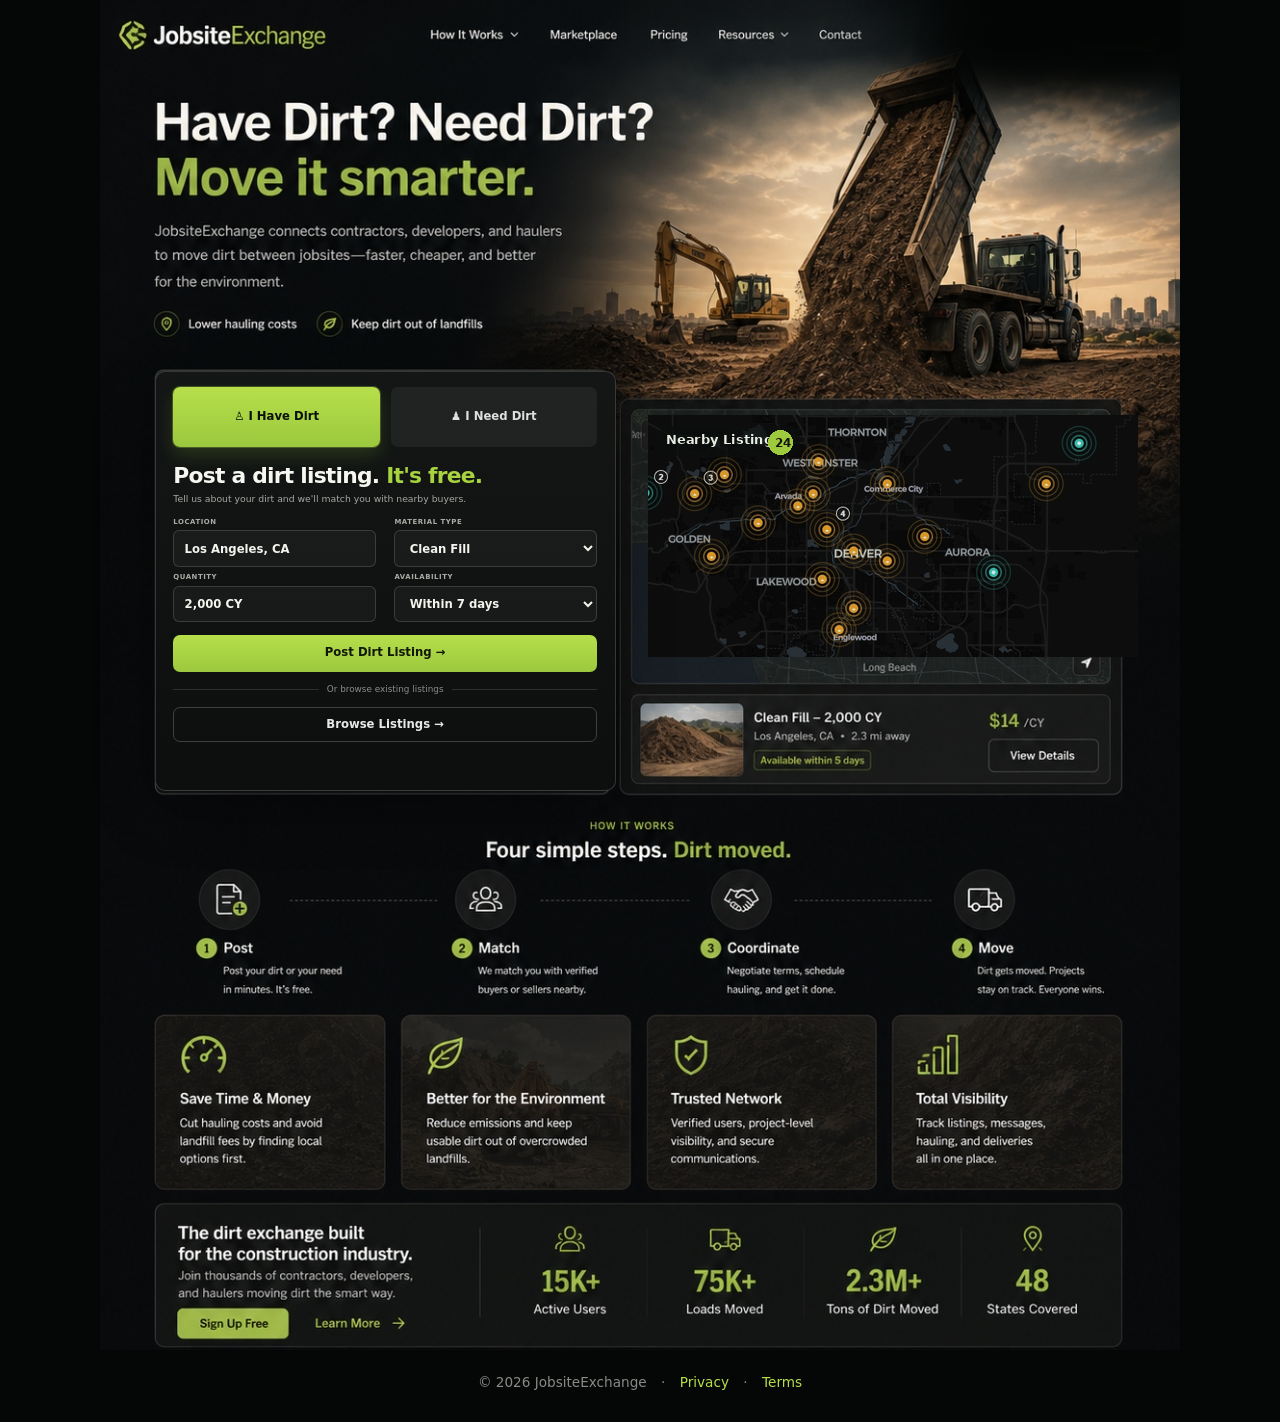
<file: index.html>
<!doctype html>
<html lang="en">
  <head>
    <meta charset="UTF-8" />
    <meta name="viewport" content="width=device-width, initial-scale=1.0" />
    <title>JobsiteExchange — Move Dirt Smarter</title>
    <meta name="description" content="Connect jobsites that have dirt with jobsites that need it. Post free listings, browse nearby suppliers, and move material smarter with JobsiteExchange." />
    <meta property="og:title" content="JobsiteExchange — Move Dirt Smarter" />
    <meta property="og:description" content="Connect jobsites that have dirt with jobsites that need it. Post free listings and browse nearby suppliers." />
    <meta property="og:type" content="website" />
    <meta property="og:url" content="https://jobsiteexchange.com/" />
    <meta property="og:image" content="https://jobsiteexchange.com/approved-homepage-visual.png" />
    <meta name="twitter:card" content="summary_large_image" />
    <meta name="twitter:title" content="JobsiteExchange — Move Dirt Smarter" />
    <meta name="twitter:description" content="Connect jobsites that have dirt with jobsites that need it." />
    <meta name="twitter:image" content="https://jobsiteexchange.com/approved-homepage-visual.png" />
    <link rel="stylesheet" href="./styles.css" />
  </head>
  <body>
    <main class="mockup-shell" aria-label="JobsiteExchange homepage">
      <div class="mockup-frame">
        <div
          class="mockup-image"
          role="img"
          aria-label="JobsiteExchange homepage — move dirt smarter"
        ></div>

        <section class="listing-card-live" aria-label="Post a dirt listing">
          <div class="intent-toggle" role="tablist" aria-label="Listing intent">
            <button class="intent-tab is-active" type="button" role="tab" aria-selected="true" data-mode="have">
              <span aria-hidden="true">♙</span>
              I Have Dirt
            </button>
            <button class="intent-tab" type="button" role="tab" aria-selected="false" data-mode="need">
              <span aria-hidden="true">♟</span>
              I Need Dirt
            </button>
          </div>

          <form class="quick-listing-form" id="quickListingForm" data-mode="have">
            <div class="form-copy">
              <h2 id="formTitle">Post a dirt listing. <span>It's free.</span></h2>
              <p id="formSubtitle">Tell us about your dirt and we'll match you with nearby buyers.</p>
            </div>

            <div class="field-grid">
              <label class="field">
                <span id="locationLabel">Location</span>
                <input id="locationField" name="location" type="text" value="Los Angeles, CA" autocomplete="street-address" />
              </label>
              <label class="field">
                <span id="materialLabel">Material Type</span>
                <select id="materialField" name="material">
                  <option>Clean Fill</option>
                  <option>Topsoil</option>
                  <option>Aggregate</option>
                  <option>Concrete</option>
                  <option>Mixed Dirt</option>
                </select>
              </label>
              <label class="field">
                <span id="quantityLabel">Quantity</span>
                <input id="quantityField" name="quantity" type="text" value="2,000 CY" inputmode="numeric" />
              </label>
              <label class="field">
                <span id="timelineLabel">Availability</span>
                <select id="timelineField" name="timeline">
                  <option>Within 7 days</option>
                  <option>This week</option>
                  <option>Next 2 weeks</option>
                  <option>Flexible</option>
                </select>
              </label>
            </div>

            <button class="primary-action" id="formSubmit" type="submit">Post Dirt Listing <span aria-hidden="true">→</span></button>
            <div class="divider"><span></span><em>Or browse existing listings</em><span></span></div>
            <button class="secondary-action" id="browseListings" type="button">Browse Listings <span aria-hidden="true">→</span></button>
          </form>
        </section>

        <!-- Nav hotspots -->
        <a class="hotspot logo" href="https://jobsiteexchange.com/" aria-label="Go to homepage"></a>
        <a class="hotspot nav-how" href="#how" aria-label="How it works"></a>
        <a class="hotspot nav-market" href="https://jobsiteexchange.com/#/map" aria-label="Marketplace map"></a>
        <a class="hotspot nav-pricing" href="#pricing" aria-label="Pricing"></a>
        <a class="hotspot nav-resources" href="#resources" aria-label="Resources"></a>
        <a class="hotspot nav-contact" href="#contact" aria-label="Contact"></a>

        <!-- Map card hotspots -->
        <a class="hotspot map-widget" href="https://jobsiteexchange.com/#/map" aria-label="Open map"></a>
        <a class="hotspot view-details" href="https://jobsiteexchange.com/#/map" aria-label="View listing details"></a>

        <!-- How it works hotspots -->
        <a class="hotspot how-post" href="#how" aria-label="How posting works"></a>
        <a class="hotspot how-match" href="#how" aria-label="How matching works"></a>
        <a class="hotspot how-coordinate" href="#how" aria-label="How coordination works"></a>
        <a class="hotspot how-move" href="#how" aria-label="How moving works"></a>

        <!-- Bottom CTA hotspots -->
        <a class="hotspot bottom-post" href="https://jobsiteexchange.com/#/post" aria-label="Post free listing"></a>
        <a class="hotspot bottom-learn" href="#how" aria-label="Learn more"></a>

        <!-- Scroll anchor targets -->
        <span id="how" class="anchor-target" aria-hidden="true"></span>
        <span id="pricing" class="anchor-target" aria-hidden="true"></span>
        <span id="resources" class="anchor-target" aria-hidden="true"></span>
        <span id="contact" class="anchor-target" aria-hidden="true"></span>
      </div>
    </main>

    <footer class="site-footer">
      <span>© 2026 JobsiteExchange</span>
      <span aria-hidden="true">·</span>
      <a href="/privacy">Privacy</a>
      <span aria-hidden="true">·</span>
      <a href="/terms">Terms</a>
    </footer>

    <script>
      const listingContent = {
        have: {
          title: 'Post a dirt listing.',
          accent: 'It\'s free.',
          subtitle: 'Tell us about your dirt and we\'ll match you with nearby buyers.',
          labels: ['Location', 'Material Type', 'Quantity', 'Availability'],
          location: 'Los Angeles, CA',
          quantity: '2,000 CY',
          timeline: ['Within 7 days', 'This week', 'Next 2 weeks', 'Flexible'],
          materials: ['Clean Fill', 'Topsoil', 'Aggregate', 'Concrete', 'Mixed Dirt'],
          cta: 'Post Dirt Listing',
          intent: 'have-dirt'
        },
        need: {
          title: 'Post what you need.',
          accent: 'It\'s free.',
          subtitle: 'Tell us what your jobsite needs and we\'ll surface nearby suppliers.',
          labels: ['Jobsite Location', 'Material Needed', 'Needed Quantity', 'Timeline'],
          location: 'Denver, CO',
          quantity: '500 CY',
          timeline: ['ASAP', 'Within 7 days', 'Next 2 weeks', 'Flexible'],
          materials: ['Clean Fill', 'Structural Fill', 'Topsoil', 'Road Base', 'Aggregate'],
          cta: 'Post Need Listing',
          intent: 'need-dirt'
        }
      };

      const tabs = Array.from(document.querySelectorAll('.intent-tab'));
      const form = document.getElementById('quickListingForm');
      const formTitle = document.getElementById('formTitle');
      const formSubtitle = document.getElementById('formSubtitle');
      const labels = [
        document.getElementById('locationLabel'),
        document.getElementById('materialLabel'),
        document.getElementById('quantityLabel'),
        document.getElementById('timelineLabel')
      ];
      const locationField = document.getElementById('locationField');
      const quantityField = document.getElementById('quantityField');
      const materialField = document.getElementById('materialField');
      const timelineField = document.getElementById('timelineField');
      const submitButton = document.getElementById('formSubmit');
      const browseButton = document.getElementById('browseListings');

      function fillOptions(select, options) {
        select.innerHTML = options.map((value) => `<option>${value}</option>`).join('');
      }

      function setMode(mode) {
        const content = listingContent[mode];
        form.dataset.mode = mode;
        tabs.forEach((tab) => {
          const selected = tab.dataset.mode === mode;
          tab.classList.toggle('is-active', selected);
          tab.setAttribute('aria-selected', String(selected));
        });
        formTitle.innerHTML = `${content.title} <span>${content.accent}</span>`;
        formSubtitle.textContent = content.subtitle;
        labels.forEach((label, index) => {
          label.textContent = content.labels[index];
        });
        locationField.value = content.location;
        quantityField.value = content.quantity;
        fillOptions(materialField, content.materials);
        fillOptions(timelineField, content.timeline);
        submitButton.innerHTML = `${content.cta} <span aria-hidden="true">→</span>`;
      }

      tabs.forEach((tab) => {
        tab.addEventListener('click', () => setMode(tab.dataset.mode));
      });

      form.addEventListener('submit', (event) => {
        event.preventDefault();
        const mode = form.dataset.mode || 'have';
        const intent = listingContent[mode].intent;
        window.location.href = `https://jobsiteexchange.com/#/post?intent=${intent}`;
      });

      browseButton.addEventListener('click', () => {
        window.location.href = 'https://jobsiteexchange.com/#/map';
      });
    </script>
  </body>
</html>
</file>
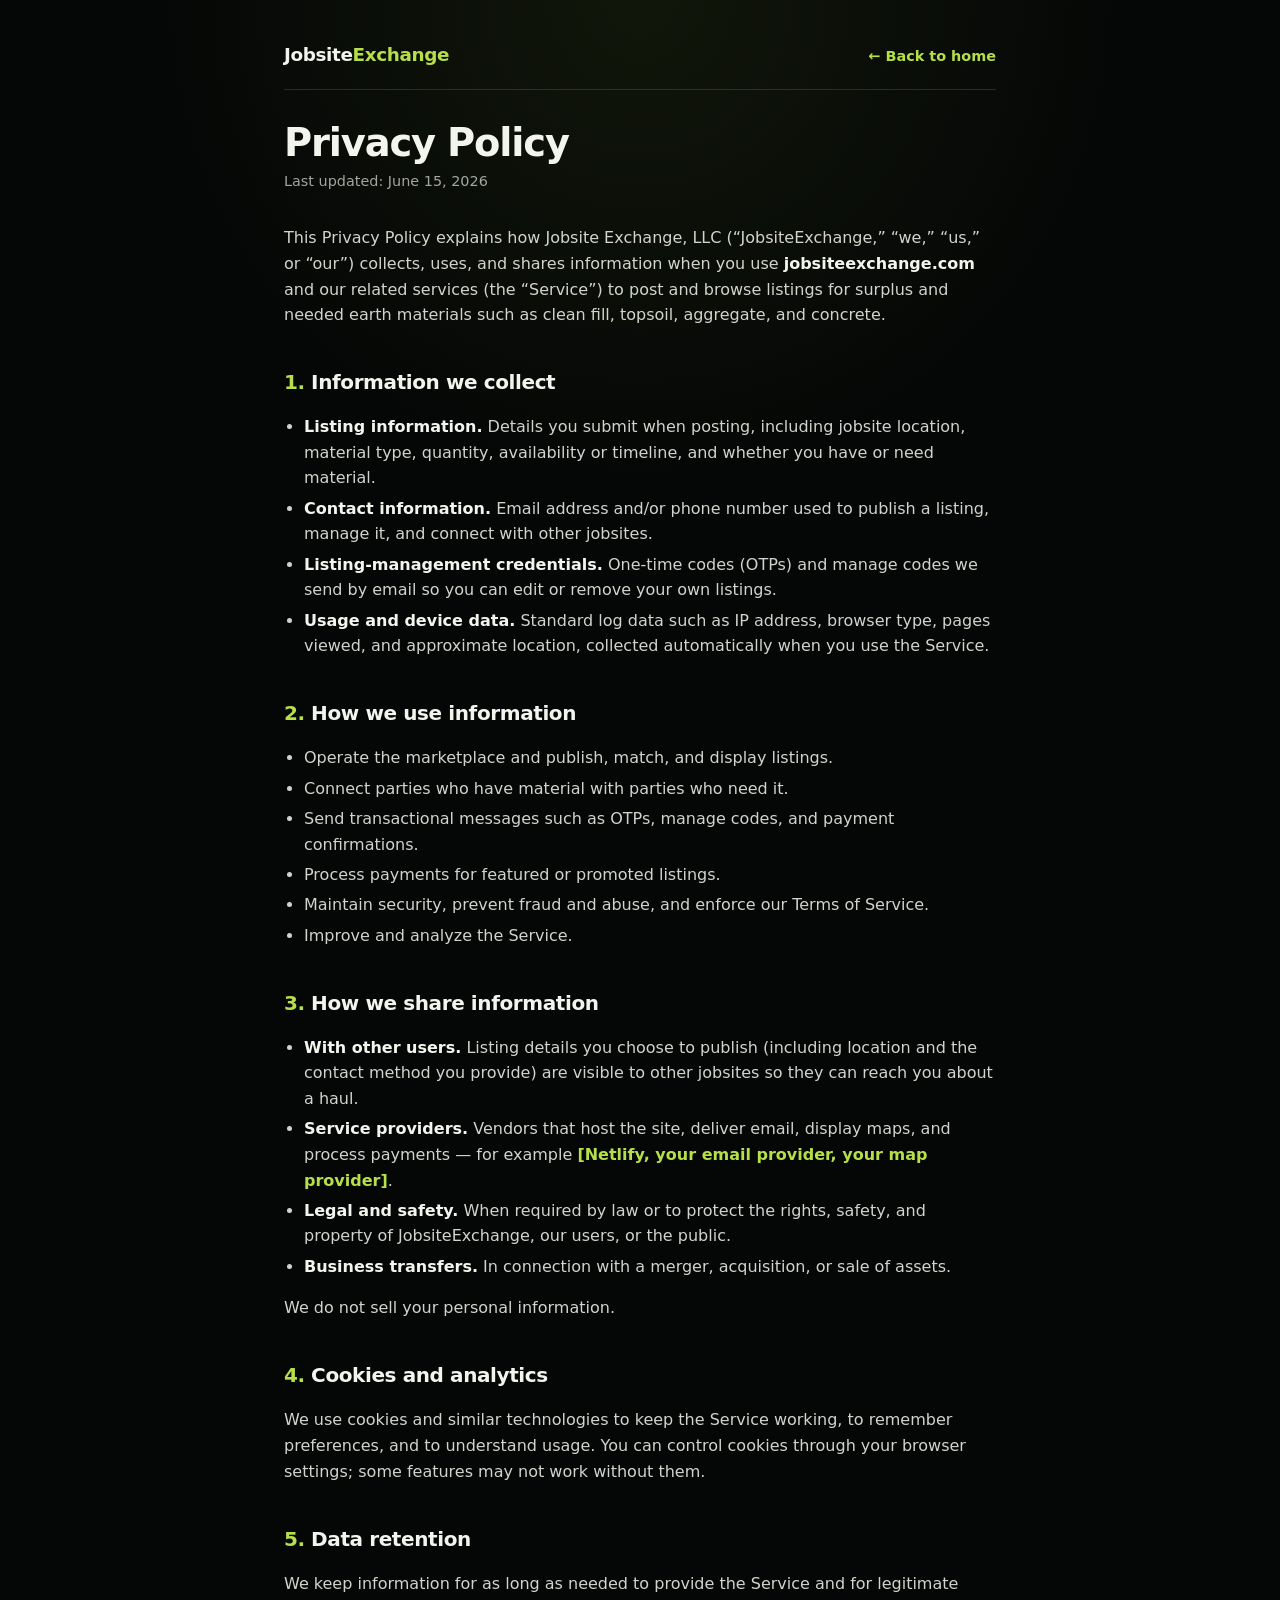
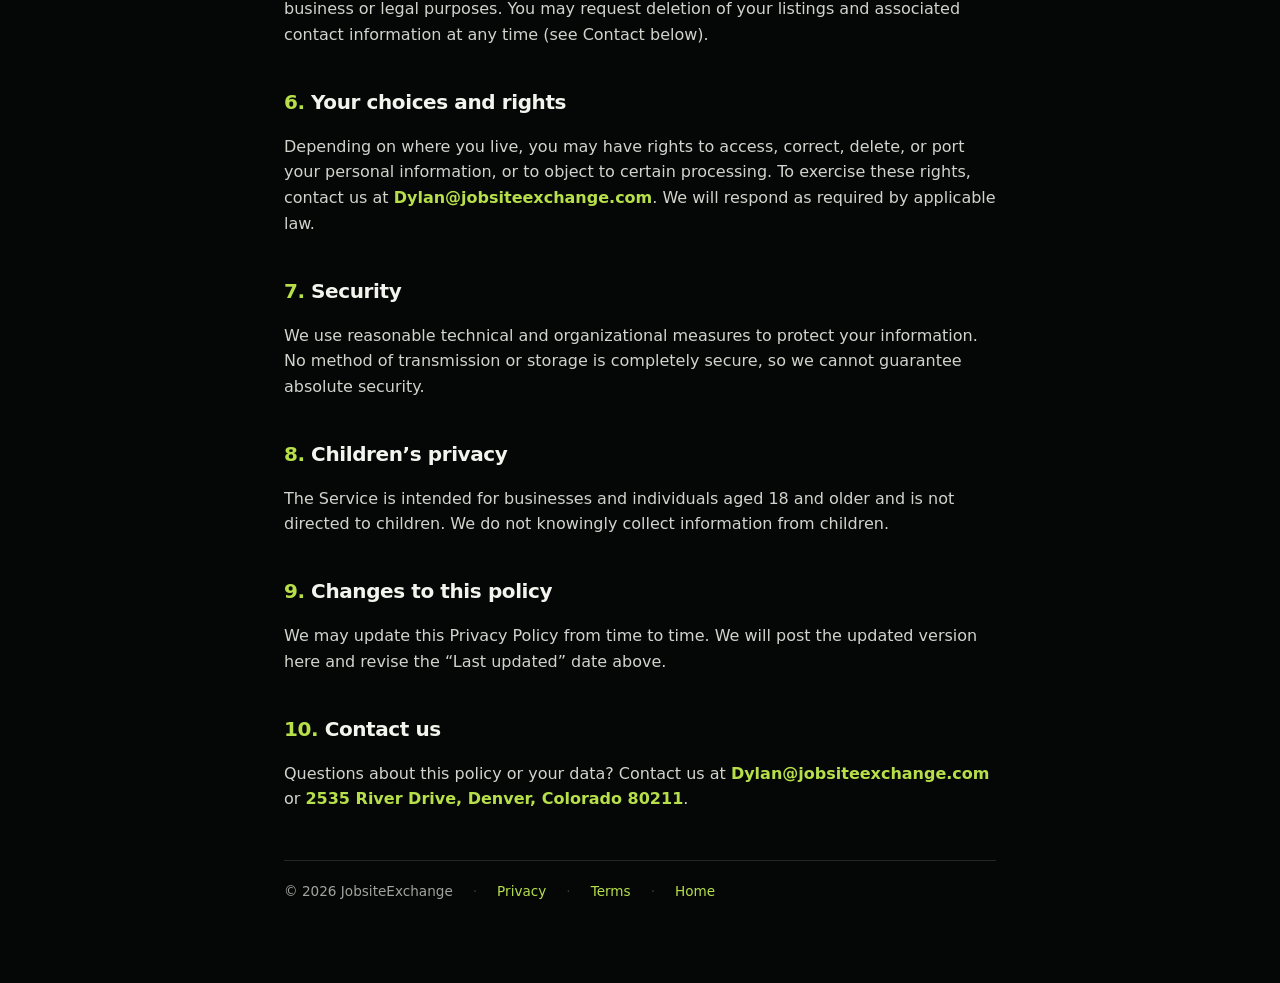
<file: privacy.html>
<!doctype html>
<html lang="en">
  <head>
    <meta charset="UTF-8" />
    <meta name="viewport" content="width=device-width, initial-scale=1.0" />
    <title>Privacy Policy — JobsiteExchange</title>
    <meta name="description" content="How JobsiteExchange collects, uses, and protects information when you post dirt listings, browse the marketplace, and contact other jobsites." />
    <meta name="robots" content="index, follow" />
    <meta property="og:title" content="Privacy Policy — JobsiteExchange" />
    <meta property="og:description" content="How JobsiteExchange collects, uses, and protects your information." />
    <meta property="og:type" content="website" />
    <meta property="og:url" content="https://jobsiteexchange.com/privacy" />
    <link rel="stylesheet" href="./legal.css" />
  </head>
  <body>
    <div class="legal-wrap">
      <header class="legal-header">
        <div class="brand">Jobsite<span>Exchange</span></div>
        <a class="back-home" href="/">← Back to home</a>
      </header>

      <main>
        <h1>Privacy Policy</h1>
        <p class="updated">Last updated: June 15, 2026</p>

        <p>
          This Privacy Policy explains how <span class=”placeholder”>Jobsite Exchange, LLC</span>
          (“JobsiteExchange,” “we,” “us,” or “our”) collects, uses, and shares
          information when you use <strong>jobsiteexchange.com</strong> and our
          related services (the “Service”) to post and browse listings for surplus
          and needed earth materials such as clean fill, topsoil, aggregate, and
          concrete.
        </p>

        <h2><span class="num">1.</span>Information we collect</h2>
        <ul>
          <li>
            <strong>Listing information.</strong> Details you submit when posting,
            including jobsite location, material type, quantity, availability or
            timeline, and whether you have or need material.
          </li>
          <li>
            <strong>Contact information.</strong> Email address and/or phone number
            used to publish a listing, manage it, and connect with other jobsites.
          </li>
          <li>
            <strong>Listing-management credentials.</strong> One-time codes (OTPs)
            and manage codes we send by email so you can edit or remove your own
            listings.
          </li>
          <li>
            <strong>Usage and device data.</strong> Standard log data such as IP
            address, browser type, pages viewed, and approximate location, collected
            automatically when you use the Service.
          </li>
        </ul>

        <h2><span class="num">2.</span>How we use information</h2>
        <ul>
          <li>Operate the marketplace and publish, match, and display listings.</li>
          <li>Connect parties who have material with parties who need it.</li>
          <li>Send transactional messages such as OTPs, manage codes, and payment confirmations.</li>
          <li>Process payments for featured or promoted listings.</li>
          <li>Maintain security, prevent fraud and abuse, and enforce our Terms of Service.</li>
          <li>Improve and analyze the Service.</li>
        </ul>

        <h2><span class="num">3.</span>How we share information</h2>
        <ul>
          <li>
            <strong>With other users.</strong> Listing details you choose to publish
            (including location and the contact method you provide) are visible to
            other jobsites so they can reach you about a haul.
          </li>
          <li>
            <strong>Service providers.</strong> Vendors that host the site, deliver
            email, display maps, and process payments — for example
            <span class="placeholder">[Netlify, your email provider, your map provider]</span>.
          </li>
          <li>
            <strong>Legal and safety.</strong> When required by law or to protect the
            rights, safety, and property of JobsiteExchange, our users, or the public.
          </li>
          <li>
            <strong>Business transfers.</strong> In connection with a merger,
            acquisition, or sale of assets.
          </li>
        </ul>
        <p>We do not sell your personal information.</p>

        <h2><span class="num">4.</span>Cookies and analytics</h2>
        <p>
          We use cookies and similar technologies to keep the Service working, to
          remember preferences, and to understand usage. You can control cookies
          through your browser settings; some features may not work without them.
        </p>

        <h2><span class="num">5.</span>Data retention</h2>
        <p>
          We keep information for as long as needed to provide the Service and for
          legitimate business or legal purposes. You may request deletion of your
          listings and associated contact information at any time (see Contact below).
        </p>

        <h2><span class="num">6.</span>Your choices and rights</h2>
        <p>
          Depending on where you live, you may have rights to access, correct,
          delete, or port your personal information, or to object to certain
          processing. To exercise these rights, contact us at
          <span class="placeholder">Dylan@jobsiteexchange.com</span>. We will
          respond as required by applicable law.
        </p>

        <h2><span class="num">7.</span>Security</h2>
        <p>
          We use reasonable technical and organizational measures to protect your
          information. No method of transmission or storage is completely secure, so
          we cannot guarantee absolute security.
        </p>

        <h2><span class="num">8.</span>Children’s privacy</h2>
        <p>
          The Service is intended for businesses and individuals aged 18 and older
          and is not directed to children. We do not knowingly collect information
          from children.
        </p>

        <h2><span class="num">9.</span>Changes to this policy</h2>
        <p>
          We may update this Privacy Policy from time to time. We will post the
          updated version here and revise the “Last updated” date above.
        </p>

        <h2><span class="num">10.</span>Contact us</h2>
        <p>
          Questions about this policy or your data? Contact us at
          <span class="placeholder">Dylan@jobsiteexchange.com</span> or
          <span class="placeholder">2535 River Drive, Denver, Colorado 80211</span>.
        </p>
      </main>

      <footer class="legal-footer">
        <span>© 2026 JobsiteExchange</span>
        <span class="sep">·</span>
        <a href="/privacy">Privacy</a>
        <span class="sep">·</span>
        <a href="/terms">Terms</a>
        <span class="sep">·</span>
        <a href="/">Home</a>
      </footer>
    </div>
  </body>
</html>
</file>
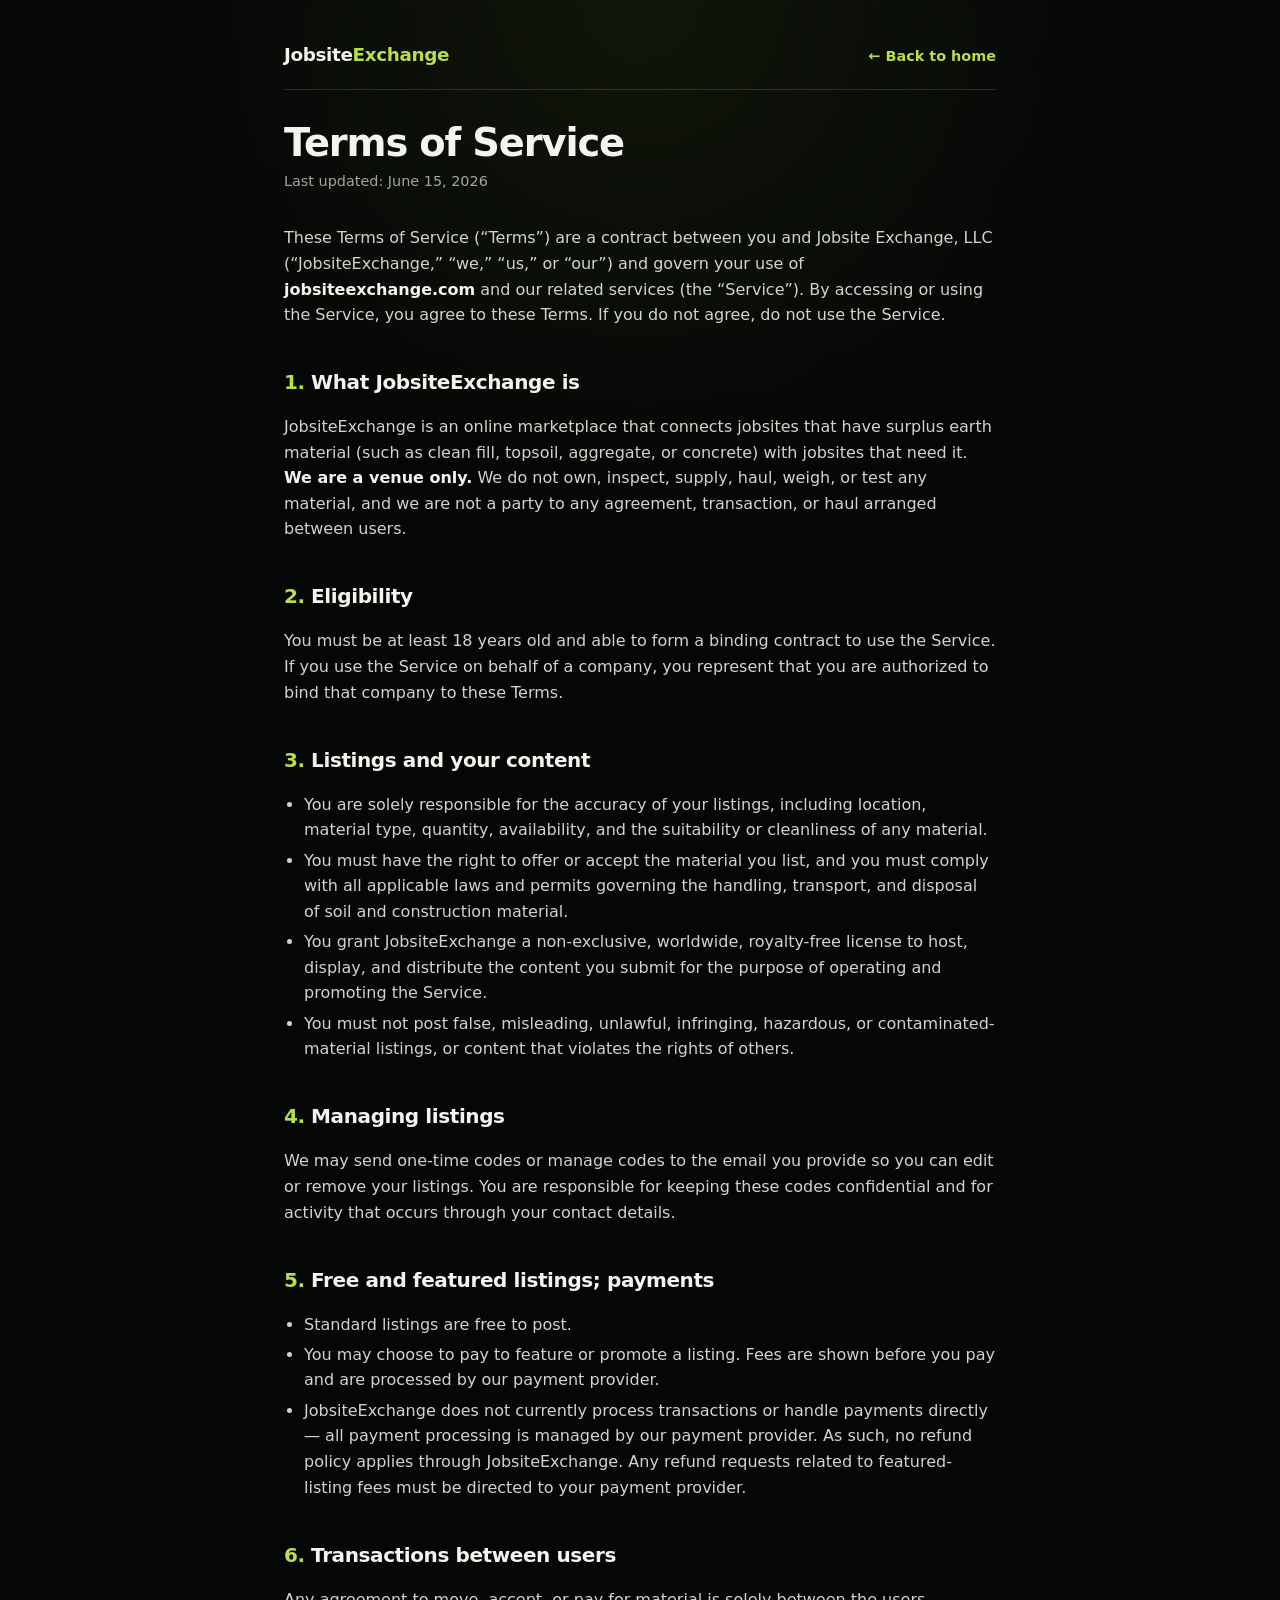
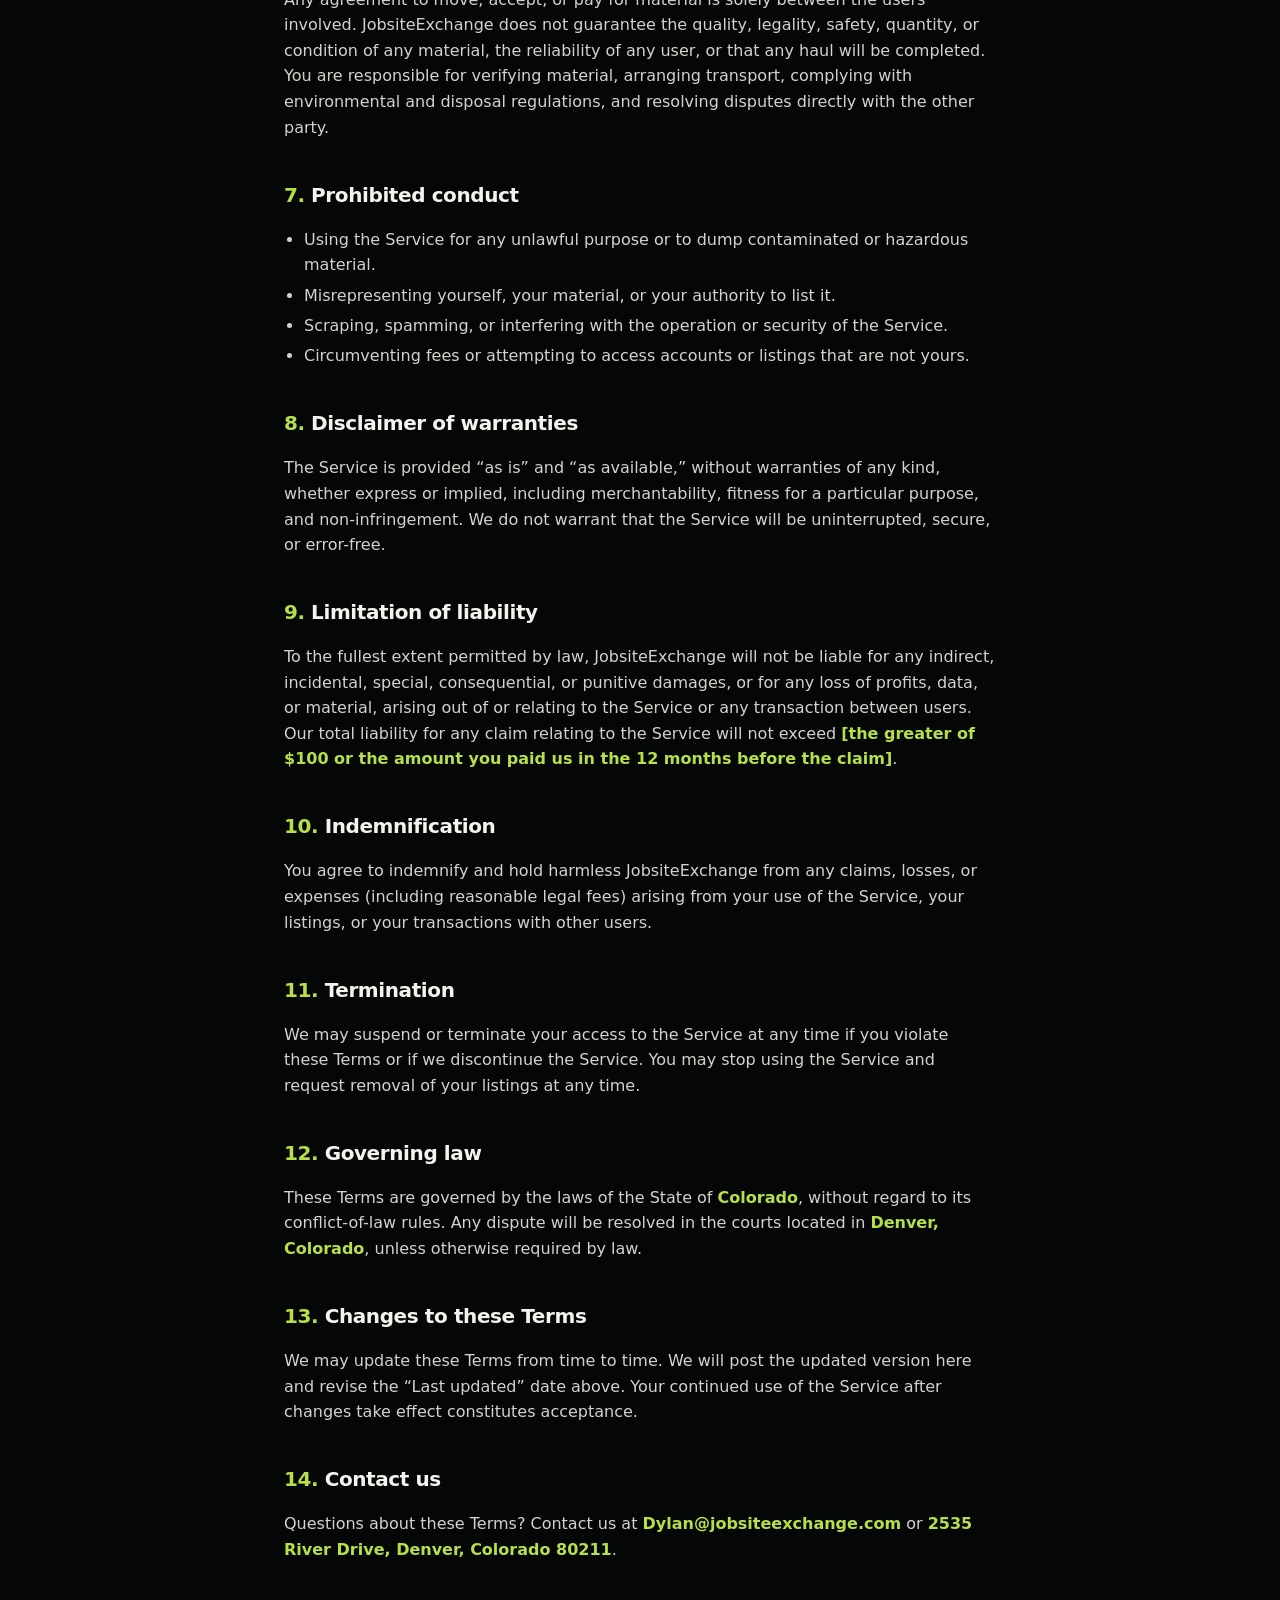
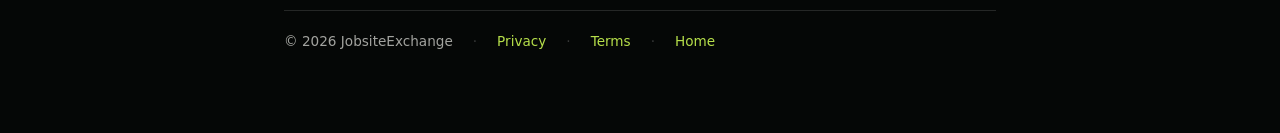
<file: terms.html>
<!doctype html>
<html lang="en">
  <head>
    <meta charset="UTF-8" />
    <meta name="viewport" content="width=device-width, initial-scale=1.0" />
    <title>Terms of Service — JobsiteExchange</title>
    <meta name="description" content="The terms governing use of JobsiteExchange — posting and browsing dirt listings, featured-listing payments, and coordinating material hauls between jobsites." />
    <meta name="robots" content="index, follow" />
    <meta property="og:title" content="Terms of Service — JobsiteExchange" />
    <meta property="og:description" content="The terms governing use of the JobsiteExchange marketplace." />
    <meta property="og:type" content="website" />
    <meta property="og:url" content="https://jobsiteexchange.com/terms" />
    <link rel="stylesheet" href="./legal.css" />
  </head>
  <body>
    <div class="legal-wrap">
      <header class="legal-header">
        <div class="brand">Jobsite<span>Exchange</span></div>
        <a class="back-home" href="/">← Back to home</a>
      </header>

      <main>
        <h1>Terms of Service</h1>
        <p class="updated">Last updated: June 15, 2026</p>

        <p>
          These Terms of Service (“Terms”) are a contract between you and
          <span class=”placeholder”>Jobsite Exchange, LLC</span> (“JobsiteExchange,”
          “we,” “us,” or “our”) and govern your use of
          <strong>jobsiteexchange.com</strong> and our related services (the
          “Service”). By accessing or using the Service, you agree to these Terms. If
          you do not agree, do not use the Service.
        </p>

        <h2><span class="num">1.</span>What JobsiteExchange is</h2>
        <p>
          JobsiteExchange is an online marketplace that connects jobsites that have
          surplus earth material (such as clean fill, topsoil, aggregate, or
          concrete) with jobsites that need it. <strong>We are a venue only.</strong>
          We do not own, inspect, supply, haul, weigh, or test any material, and we
          are not a party to any agreement, transaction, or haul arranged between
          users.
        </p>

        <h2><span class="num">2.</span>Eligibility</h2>
        <p>
          You must be at least 18 years old and able to form a binding contract to
          use the Service. If you use the Service on behalf of a company, you
          represent that you are authorized to bind that company to these Terms.
        </p>

        <h2><span class="num">3.</span>Listings and your content</h2>
        <ul>
          <li>
            You are solely responsible for the accuracy of your listings, including
            location, material type, quantity, availability, and the suitability or
            cleanliness of any material.
          </li>
          <li>
            You must have the right to offer or accept the material you list, and you
            must comply with all applicable laws and permits governing the handling,
            transport, and disposal of soil and construction material.
          </li>
          <li>
            You grant JobsiteExchange a non-exclusive, worldwide, royalty-free
            license to host, display, and distribute the content you submit for the
            purpose of operating and promoting the Service.
          </li>
          <li>
            You must not post false, misleading, unlawful, infringing, hazardous, or
            contaminated-material listings, or content that violates the rights of
            others.
          </li>
        </ul>

        <h2><span class="num">4.</span>Managing listings</h2>
        <p>
          We may send one-time codes or manage codes to the email you provide so you
          can edit or remove your listings. You are responsible for keeping these
          codes confidential and for activity that occurs through your contact
          details.
        </p>

        <h2><span class="num">5.</span>Free and featured listings; payments</h2>
        <ul>
          <li>Standard listings are free to post.</li>
          <li>
            You may choose to pay to feature or promote a listing. Fees are shown
            before you pay and are processed by our payment provider.
          </li>
          <li>
            JobsiteExchange does not currently process transactions or handle payments directly — all payment processing is managed by our payment provider. As such, no refund policy applies through JobsiteExchange. Any refund requests related to featured-listing fees must be directed to your payment provider.
          </li>
        </ul>

        <h2><span class="num">6.</span>Transactions between users</h2>
        <p>
          Any agreement to move, accept, or pay for material is solely between the
          users involved. JobsiteExchange does not guarantee the quality, legality,
          safety, quantity, or condition of any material, the reliability of any
          user, or that any haul will be completed. You are responsible for verifying
          material, arranging transport, complying with environmental and disposal
          regulations, and resolving disputes directly with the other party.
        </p>

        <h2><span class="num">7.</span>Prohibited conduct</h2>
        <ul>
          <li>Using the Service for any unlawful purpose or to dump contaminated or hazardous material.</li>
          <li>Misrepresenting yourself, your material, or your authority to list it.</li>
          <li>Scraping, spamming, or interfering with the operation or security of the Service.</li>
          <li>Circumventing fees or attempting to access accounts or listings that are not yours.</li>
        </ul>

        <h2><span class="num">8.</span>Disclaimer of warranties</h2>
        <p>
          The Service is provided “as is” and “as available,” without warranties of
          any kind, whether express or implied, including merchantability, fitness
          for a particular purpose, and non-infringement. We do not warrant that the
          Service will be uninterrupted, secure, or error-free.
        </p>

        <h2><span class="num">9.</span>Limitation of liability</h2>
        <p>
          To the fullest extent permitted by law, JobsiteExchange will not be liable
          for any indirect, incidental, special, consequential, or punitive damages,
          or for any loss of profits, data, or material, arising out of or relating
          to the Service or any transaction between users. Our total liability for
          any claim relating to the Service will not exceed
          <span class="placeholder">[the greater of $100 or the amount you paid us in the 12 months before the claim]</span>.
        </p>

        <h2><span class="num">10.</span>Indemnification</h2>
        <p>
          You agree to indemnify and hold harmless JobsiteExchange from any claims,
          losses, or expenses (including reasonable legal fees) arising from your use
          of the Service, your listings, or your transactions with other users.
        </p>

        <h2><span class="num">11.</span>Termination</h2>
        <p>
          We may suspend or terminate your access to the Service at any time if you
          violate these Terms or if we discontinue the Service. You may stop using
          the Service and request removal of your listings at any time.
        </p>

        <h2><span class="num">12.</span>Governing law</h2>
        <p>
          These Terms are governed by the laws of the State of
          <span class="placeholder">Colorado</span>, without regard to its conflict-of-law
          rules. Any dispute will be resolved in the courts located in
          <span class="placeholder">Denver, Colorado</span>, unless otherwise required
          by law.
        </p>

        <h2><span class="num">13.</span>Changes to these Terms</h2>
        <p>
          We may update these Terms from time to time. We will post the updated
          version here and revise the “Last updated” date above. Your continued use of
          the Service after changes take effect constitutes acceptance.
        </p>

        <h2><span class="num">14.</span>Contact us</h2>
        <p>
          Questions about these Terms? Contact us at
          <span class="placeholder">Dylan@jobsiteexchange.com</span> or
          <span class="placeholder">2535 River Drive, Denver, Colorado 80211</span>.
        </p>
      </main>

      <footer class="legal-footer">
        <span>© 2026 JobsiteExchange</span>
        <span class="sep">·</span>
        <a href="/privacy">Privacy</a>
        <span class="sep">·</span>
        <a href="/terms">Terms</a>
        <span class="sep">·</span>
        <a href="/">Home</a>
      </footer>
    </div>
  </body>
</html>
</file>
<file: styles.css>
:root {
  --page-bg: #050706;
  --green: #b6df4a;
  --green-dark: #9bc83e;
  --focus: #b6df4a;
}

* {
  box-sizing: border-box;
}

html,
body {
  min-height: 100%;
  margin: 0;
  background: var(--page-bg);
}

body {
  display: flex;
  flex-direction: column;
  align-items: center;
  color: #fff;
  font-family: ui-sans-serif, system-ui, -apple-system, BlinkMacSystemFont, "Segoe UI", sans-serif;
}

/* ── Site footer (legal links — keeps /privacy and /terms reachable) ── */
.site-footer {
  width: 100%;
  display: flex;
  flex-wrap: wrap;
  justify-content: center;
  align-items: center;
  gap: 0.5rem 0.9rem;
  padding: 1.5rem 1rem 2rem;
  color: rgba(245, 245, 238, 0.55);
  font-size: 0.85rem;
}

.site-footer a {
  color: var(--green);
  text-decoration: none;
}

.site-footer a:hover {
  text-decoration: underline;
}

.mockup-shell {
  width: 100%;
  min-height: 100vh;
  display: flex;
  justify-content: center;
  align-items: flex-start;
  background:
    radial-gradient(circle at 50% 0%, rgba(158, 203, 61, 0.08), transparent 30rem),
    #050706;
}

.mockup-frame {
  position: relative;
  width: min(1080px, 100vw);
  aspect-ratio: 1080 / 1350;
  margin: 0 auto;
  container-type: inline-size;
}

.mockup-image {
  position: absolute;
  inset: 0;
  display: block;
  width: 100%;
  height: 100%;
  background-image: url("./approved-homepage-visual.png");
  background-size: 100% 100%;
  background-repeat: no-repeat;
  user-select: none;
}

/* ── Live form card ── */
.listing-card-live {
  position: absolute;
  left: 5.05%;
  top: 27.45%;
  width: 42.7%;
  height: 31.15%;
  z-index: 8;
  padding: 1.45% 1.65% 1.35%;
  border: 1px solid rgba(255, 255, 255, 0.16);
  border-radius: 10px;
  background:
    linear-gradient(180deg, rgba(20, 23, 22, 0.97), rgba(13, 15, 14, 0.98)),
    rgba(10, 12, 11, 0.96);
  box-shadow: 0 18px 55px rgba(0, 0, 0, 0.34);
  color: #f4f4ee;
}

/* ── Toggle ── */
.intent-toggle {
  display: grid;
  grid-template-columns: 1fr 1fr;
  gap: 2.6%;
  height: 15.3%;
  margin-bottom: 4.2%;
}

.intent-tab {
  appearance: none;
  border: 0;
  border-radius: 7px;
  background: rgba(255, 255, 255, 0.055);
  color: rgba(255, 255, 255, 0.86);
  cursor: pointer;
  font: 700 1.08cqw / 1 ui-sans-serif, system-ui, -apple-system, BlinkMacSystemFont, "Segoe UI", sans-serif;
  transition: background 140ms ease, color 140ms ease, box-shadow 140ms ease;
}

.intent-tab.is-active {
  background: linear-gradient(180deg, #b6df4a, #9bc83e);
  color: #0b1009;
  box-shadow: 0 0 0 1px rgba(201, 246, 82, 0.24), 0 8px 18px rgba(142, 183, 54, 0.2);
}

/* ── Form ── */
.quick-listing-form {
  height: 80.5%;
  display: flex;
  flex-direction: column;
}

.form-copy h2 {
  margin: 0 0 1.1%;
  color: #f6f7f1;
  font-size: 2.02cqw;
  line-height: 1.08;
  letter-spacing: -0.035em;
}

.form-copy h2 span {
  color: #a8d341;
}

.form-copy p {
  margin: 0 0 3.1%;
  color: rgba(245, 245, 238, 0.66);
  font-size: 0.86cqw;
  line-height: 1.38;
}

.field-grid {
  display: grid;
  grid-template-columns: 1fr 1fr;
  column-gap: 4.4%;
  row-gap: 6.4%;
  margin-bottom: 4.4%;
}

.field {
  display: grid;
  gap: 5px;
  min-width: 0;
}

.field span {
  color: rgba(245, 245, 238, 0.68);
  font-size: 0.64cqw;
  line-height: 1;
  font-weight: 800;
  letter-spacing: 0.08em;
  text-transform: uppercase;
}

.field input,
.field select {
  width: 100%;
  min-width: 0;
  height: 3.42cqw;
  border: 1px solid rgba(255, 255, 255, 0.15);
  border-radius: 6px;
  background: rgba(255, 255, 255, 0.035);
  color: #f4f4ee;
  padding: 0 0.95cqw;
  font: 600 1.08cqw / 1 ui-sans-serif, system-ui, -apple-system, BlinkMacSystemFont, "Segoe UI", sans-serif;
  outline: none;
}

.field select {
  color-scheme: dark;
}

.field input:focus,
.field select:focus {
  border-color: rgba(182, 223, 74, 0.72);
  box-shadow: 0 0 0 2px rgba(182, 223, 74, 0.14);
}

/* ── Buttons ── */
.primary-action,
.secondary-action {
  width: 100%;
  border-radius: 7px;
  cursor: pointer;
  font: 800 1.08cqw / 1 ui-sans-serif, system-ui, -apple-system, BlinkMacSystemFont, "Segoe UI", sans-serif;
}

.primary-action {
  height: 3.42cqw;
  border: 0;
  background: linear-gradient(180deg, #b6df4a, #9bc83e);
  color: #111809;
}

.primary-action:hover {
  background: linear-gradient(180deg, #c8f050, #aadc48);
}

.secondary-action {
  height: 3.25cqw;
  border: 1px solid rgba(255, 255, 255, 0.2);
  background: transparent;
  color: rgba(255, 255, 255, 0.9);
}

.secondary-action:hover {
  border-color: rgba(255, 255, 255, 0.4);
  background: rgba(255, 255, 255, 0.05);
}

/* ── Divider ── */
.divider {
  display: grid;
  grid-template-columns: 1fr auto 1fr;
  align-items: center;
  gap: 8px;
  margin: 3.0% 0;
  color: rgba(245, 245, 238, 0.54);
  font-size: 0.82cqw;
}

.divider span {
  height: 1px;
  background: rgba(255, 255, 255, 0.13);
}

.divider em {
  font-style: normal;
}

/* ── Hotspot links over mockup image ── */
.hotspot {
  position: absolute;
  display: block;
  border-radius: 8px;
  outline: none;
  cursor: pointer;
}

.hotspot:focus-visible {
  box-shadow:
    0 0 0 2px rgba(5, 7, 6, 0.9),
    0 0 0 5px var(--focus);
  background: rgba(182, 223, 74, 0.12);
}

.logo          { left: 1.6%;  top: 1.3%;  width: 20.0%; height: 2.7%; }
.nav-how       { left: 31.5%; top: 1.65%; width: 9.3%;  height: 2.2%; }
.nav-market    { left: 43.8%; top: 1.65%; width: 10.4%; height: 2.2%; }
.nav-pricing   { left: 55.9%; top: 1.65%; width: 6.4%;  height: 2.2%; }
.nav-resources { left: 65.0%; top: 1.65%; width: 10.0%; height: 2.2%; }
.nav-contact   { left: 78.4%; top: 1.65%; width: 7.2%;  height: 2.2%; }

.map-widget    { left: 51.7%; top: 32.5%; width: 42.5%; height: 18.2%; }
.view-details  { left: 82.2%; top: 54.9%; width: 9.8%;  height: 3.4%; }

.how-post        { left: 8.1%;  top: 64.7%; width: 13.0%; height: 10.4%; }
.how-match       { left: 32.4%; top: 64.7%; width: 14.0%; height: 10.4%; }
.how-coordinate  { left: 56.2%; top: 64.7%; width: 15.8%; height: 10.4%; }
.how-move        { left: 81.0%; top: 64.7%; width: 12.8%; height: 10.4%; }

.bottom-post  { left: 7.3%;  top: 96.7%; width: 12.7%; height: 2.4%; }
.bottom-learn { left: 21.6%; top: 96.7%; width: 11.0%; height: 2.4%; }

/* ── Anchor scroll targets ── */
.anchor-target {
  position: absolute;
  width: 1px;
  height: 1px;
  pointer-events: none;
}

#how       { left: 0; top: 82%; }
#pricing   { left: 0; top: 99%; }
#resources { left: 0; top: 99%; }
#contact   { left: 0; top: 99%; }

/* ── Mobile ── */
@media (max-width: 760px) {
  .mockup-frame {
    width: 100vw;
    margin: 0;
  }

  .listing-card-live {
    border-radius: 5px;
  }

  .field {
    gap: 2px;
  }

  .field input,
  .field select {
    padding: 0 4px;
    border-radius: 3px;
  }

  .intent-tab,
  .primary-action,
  .secondary-action {
    border-radius: 3px;
  }

  .divider {
    gap: 3px;
  }
}
</file>
<file: legal.css>
/* Shared styles for JobsiteExchange legal/document pages (Privacy, Terms).
   Reuses the homepage brand tokens but is independent of the image-mockup
   layout in styles.css, so these pages render as plain, readable documents. */

:root {
  --page-bg: #050706;
  --green: #b6df4a;
  --green-dark: #9bc83e;
  --focus: #b6df4a;
  --ink: #f4f4ee;
  --muted: rgba(245, 245, 238, 0.66);
  --hairline: rgba(255, 255, 255, 0.13);
}

* {
  box-sizing: border-box;
}

html,
body {
  margin: 0;
  min-height: 100%;
  background:
    radial-gradient(circle at 50% 0%, rgba(158, 203, 61, 0.08), transparent 30rem),
    var(--page-bg);
  color: var(--ink);
  font-family: ui-sans-serif, system-ui, -apple-system, BlinkMacSystemFont, "Segoe UI", sans-serif;
  line-height: 1.6;
}

a {
  color: var(--green);
  text-decoration: none;
}

a:hover {
  text-decoration: underline;
}

a:focus-visible {
  outline: none;
  box-shadow: 0 0 0 2px var(--page-bg), 0 0 0 5px var(--focus);
  border-radius: 4px;
}

.legal-wrap {
  width: min(760px, 100%);
  margin: 0 auto;
  padding: 2.5rem 1.5rem 5rem;
}

/* ── Header ── */
.legal-header {
  display: flex;
  flex-wrap: wrap;
  align-items: baseline;
  justify-content: space-between;
  gap: 1rem;
  padding-bottom: 1.25rem;
  border-bottom: 1px solid var(--hairline);
}

.brand {
  font-weight: 800;
  letter-spacing: -0.02em;
  font-size: 1.15rem;
  color: var(--ink);
}

.brand span {
  color: var(--green);
}

.back-home {
  font-size: 0.9rem;
  font-weight: 600;
}

/* ── Document body ── */
h1 {
  margin: 2rem 0 0.35rem;
  font-size: clamp(1.8rem, 4vw, 2.4rem);
  letter-spacing: -0.03em;
  line-height: 1.1;
}

.updated {
  margin: 0 0 2rem;
  color: var(--muted);
  font-size: 0.9rem;
}

h2 {
  margin: 2.4rem 0 0.6rem;
  font-size: 1.25rem;
  letter-spacing: -0.02em;
}

h2 .num {
  color: var(--green);
  margin-right: 0.4rem;
}

p,
li {
  color: rgba(245, 245, 238, 0.86);
  font-size: 1rem;
}

ul {
  padding-left: 1.25rem;
}

li {
  margin: 0.3rem 0;
}

strong {
  color: var(--ink);
}

.placeholder {
  color: var(--green);
  font-weight: 700;
}

/* ── Footer ── */
.legal-footer {
  margin-top: 3rem;
  padding-top: 1.25rem;
  border-top: 1px solid var(--hairline);
  display: flex;
  flex-wrap: wrap;
  gap: 0.5rem 1.25rem;
  align-items: center;
  color: var(--muted);
  font-size: 0.85rem;
}

.legal-footer .sep {
  color: rgba(255, 255, 255, 0.2);
}
</file>
